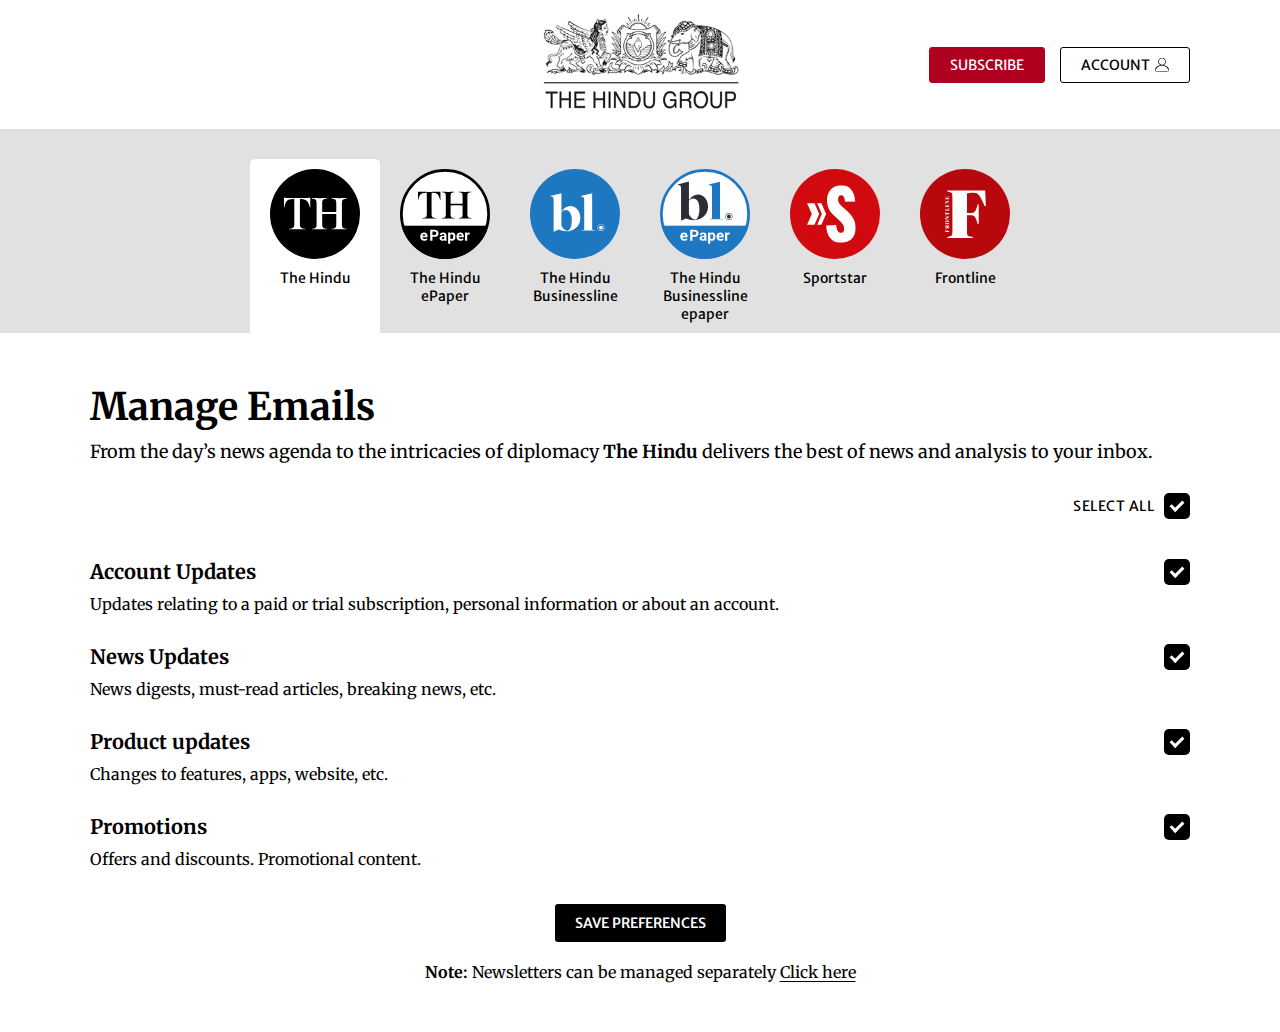
<file: manage-emails/index.html>
<!DOCTYPE html>
<html>
<head>
    <meta charset='utf-8'>
    <meta http-equiv='X-UA-Compatible' content='IE=edge'>
    <title>Manage Emails</title>
    <meta name='viewport' content='width=device-width, initial-scale=1'>


    
    <!-- <link href="https://cdn.jsdelivr.net/npm/bootstrap@5.0.2/dist/css/bootstrap.min.css" rel="stylesheet">
    <script src="https://cdn.jsdelivr.net/npm/bootstrap@5.0.2/dist/js/bootstrap.bundle.min.js"></script> -->
    <script src="https://ajax.googleapis.com/ajax/libs/jquery/3.1.1/jquery.min.js"></script>

    <link rel="stylesheet" href="https://fonts.googleapis.com/css2?family=Merriweather+Sans:ital,wght@0,300;0,400;0,500;0,600;0,700;0,800;1,300;1,400;1,500;1,600;1,700;1,800&family=Merriweather:ital,wght@0,300;0,400;0,700;0,900;1,300;1,400;1,700;1,900&display=swap">

    
    <link rel='stylesheet' type='text/css' media='screen' href="./assets/css/manage-mails.css">
    <!-- <script src='main.js'></script> -->

</head>
<body>
    <header class="header">
        <div class="container">
            <div class="logo-btns">
                <div class="logo">
                    <a href="#_"><img src="./assets/images/th-group-logo.png" alt="The Hindu Groups" title="The Hindu Groups"/></a>
                </div>
                <div class="btns">
                    <button class="btn subcribe-btn">Subscribe</button>
                    <button class="btn account-btn">Account</button>
                </div>
            </div>
        </div>
    </header>

    <section>
        <div class="nav-tabs-section">
            <div class="container">
                <div class="nav-tabs">
                    <button class="btn nav-btn active" data-target="tab1" onclick="changeTab(this)">
                        <img src="./assets/images/th-circle-logo.svg" />
                        <span>The Hindu</span>
                    </button>
                    <button class="btn nav-btn" data-target="tab2" onclick="changeTab(this)">
                        <img src="./assets/images/th-epaper-circle-logo.svg" />
                        <span>The Hindu ePaper</span>
                    </button>
                    <button class="btn nav-btn" data-target="tab3" onclick="changeTab(this)">
                        <img src="./assets/images/bl-circle-logo.svg" />
                        <span>The Hindu Businessline</span>
                    </button>
                    <button class="btn nav-btn" data-target="tab4" onclick="changeTab(this)">
                        <img src="./assets/images/bl-epaper-circle-logo.svg" />
                        <span>The Hindu Businessline epaper</span>
                    </button>
                    <button class="btn nav-btn" data-target="tab5" onclick="changeTab(this)">
                        <img src="./assets/images/ss-circle-logo.svg" />
                        <span>Sportstar</span>
                    </button>
                    <button class="btn nav-btn" data-target="tab6" onclick="changeTab(this)">
                        <img src="./assets/images/fl-circle-logo.svg" />
                        <span>Frontline</span>
                    </button>
                </div>
            </div>
        </div>
        <div class="container nav-content">
            <div class="content active" id="tab1">
                <h2>Manage Emails</h2>
                <p>From the day’s news agenda to the intricacies of diplomacy <strong>The Hindu</strong> delivers the best of news and analysis to your inbox.</p>
                <div class="manage-items">
                    <div class="item select-all-option">
                        <label>SELECT ALL</label>
                        <div class="checkbox-control">
                            <input class="checkbox selectAllOptions" type="checkbox" value="" checked/>
                            <span class="checkmark"></span>
                        </div>
                    </div>
                    <div class="item">
                        <div class="text">
                            <h4 class="title">Account Updates</h4>
                            <p>Updates relating to a paid or trial subscription, personal information or about an account.</p>
                        </div>
                        <div class="checkbox-control">
                            <input class="checkbox selectOption" type="checkbox" value="" checked/>
                            <span class="checkmark"></span>
                        </div>
                    </div>
                    <div class="item">
                        <div class="text">
                            <h4 class="title">News Updates</h4>
                            <p>News digests, must-read articles, breaking news, etc.</p>
                        </div>
                        <div class="checkbox-control">
                            <input class="checkbox selectOption" type="checkbox" value="" checked/>
                            <span class="checkmark"></span>
                        </div>
                    </div>
                    <div class="item">
                        <div class="text">
                            <h4 class="title">Product updates</h4>
                            <p>Changes to features, apps, website, etc.</p>
                        </div>
                        <div class="checkbox-control">
                            <input class="checkbox selectOption" type="checkbox" value="" checked/>
                            <span class="checkmark"></span>
                        </div>
                    </div>
                    <div class="item">
                        <div class="text">
                            <h4 class="title">Promotions</h4>
                            <p>Offers and discounts. Promotional content.</p>
                        </div>
                        <div class="checkbox-control">
                            <input class="checkbox selectOption" type="checkbox" value="" checked/>
                            <span class="checkmark"></span>
                        </div>
                    </div>
                </div>
                <button class="btn basic-btn">SAVE PREFERENCES</button>
                <p class="note"><strong>Note:</strong> Newsletters can be managed separately <a href="#_">Click here</a></p>
            </div>
            <div class="content" id="tab2">
                <h2>Manage Emails</h2>
                <p>From the day’s news agenda to the intricacies of diplomacy <strong>The Hindu</strong> delivers the best of news and analysis to your inbox.</p>
                <div class="manage-items">
                    <div class="item select-all-option">
                        <label>SELECT ALL</label>
                        <div class="checkbox-control">
                            <input class="checkbox selectAllOptions" type="checkbox" value="" checked/>
                            <span class="checkmark"></span>
                        </div>
                    </div>
                    <div class="item">
                        <div class="text">
                            <h4 class="title">Account Updates</h4>
                            <p>Updates relating to a paid or trial subscription, personal information or about an account.</p>
                        </div>
                        <div class="checkbox-control">
                            <input class="checkbox selectOption" type="checkbox" value="" checked/>
                            <span class="checkmark"></span>
                        </div>
                    </div>
                    <div class="item">
                        <div class="text">
                            <h4 class="title">News Updates</h4>
                            <p>News digests, must-read articles, breaking news, etc.</p>
                        </div>
                        <div class="checkbox-control">
                            <input class="checkbox selectOption" type="checkbox" value="" checked/>
                            <span class="checkmark"></span>
                        </div>
                    </div>
                    <div class="item">
                        <div class="text">
                            <h4 class="title">Product updates</h4>
                            <p>Changes to features, apps, website, etc.</p>
                        </div>
                        <div class="checkbox-control">
                            <input class="checkbox selectOption" type="checkbox" value="" checked/>
                            <span class="checkmark"></span>
                        </div>
                    </div>
                    <div class="item">
                        <div class="text">
                            <h4 class="title">Promotions</h4>
                            <p>Offers and discounts. Promotional content.</p>
                        </div>
                        <div class="checkbox-control">
                            <input class="checkbox selectOption" type="checkbox" value="" checked/>
                            <span class="checkmark"></span>
                        </div>
                    </div>
                </div>
                <button class="btn basic-btn">SAVE PREFERENCES</button>
                <p class="note"><strong>Note:</strong> Newsletters can be managed separately <a href="#_">Click here</a></p>
            </div>
            <div class="content" id="tab3">
                <h2>Manage Emails</h2>
                <p>From the day’s news agenda to the intricacies of diplomacy <strong>The Hindu</strong> delivers the best of news and analysis to your inbox.</p>
                <div class="manage-items">
                    <div class="item select-all-option">
                        <label>SELECT ALL</label>
                        <div class="checkbox-control">
                            <input class="checkbox selectAllOptions" type="checkbox" value="" checked/>
                            <span class="checkmark"></span>
                        </div>
                    </div>
                    <div class="item">
                        <div class="text">
                            <h4 class="title">Account Updates</h4>
                            <p>Updates relating to a paid or trial subscription, personal information or about an account.</p>
                        </div>
                        <div class="checkbox-control">
                            <input class="checkbox selectOption" type="checkbox" value="" checked/>
                            <span class="checkmark"></span>
                        </div>
                    </div>
                    <div class="item">
                        <div class="text">
                            <h4 class="title">News Updates</h4>
                            <p>News digests, must-read articles, breaking news, etc.</p>
                        </div>
                        <div class="checkbox-control">
                            <input class="checkbox selectOption" type="checkbox" value="" checked/>
                            <span class="checkmark"></span>
                        </div>
                    </div>
                    <div class="item">
                        <div class="text">
                            <h4 class="title">Product updates</h4>
                            <p>Changes to features, apps, website, etc.</p>
                        </div>
                        <div class="checkbox-control">
                            <input class="checkbox selectOption" type="checkbox" value="" checked/>
                            <span class="checkmark"></span>
                        </div>
                    </div>
                    <div class="item">
                        <div class="text">
                            <h4 class="title">Promotions</h4>
                            <p>Offers and discounts. Promotional content.</p>
                        </div>
                        <div class="checkbox-control">
                            <input class="checkbox selectOption" type="checkbox" value="" checked/>
                            <span class="checkmark"></span>
                        </div>
                    </div>
                </div>
                <button class="btn basic-btn">SAVE PREFERENCES</button>
                <p class="note"><strong>Note:</strong> Newsletters can be managed separately <a href="#_">Click here</a></p>
            </div>
            <div class="content" id="tab4">
                <h2>Manage Emails</h2>
                <p>From the day’s news agenda to the intricacies of diplomacy <strong>The Hindu</strong> delivers the best of news and analysis to your inbox.</p>
                <div class="manage-items">
                    <div class="item select-all-option">
                        <label>SELECT ALL</label>
                        <div class="checkbox-control">
                            <input class="checkbox selectAllOptions" type="checkbox" value="" checked/>
                            <span class="checkmark"></span>
                        </div>
                    </div>
                    <div class="item">
                        <div class="text">
                            <h4 class="title">Account Updates</h4>
                            <p>Updates relating to a paid or trial subscription, personal information or about an account.</p>
                        </div>
                        <div class="checkbox-control">
                            <input class="checkbox selectOption" type="checkbox" value="" checked/>
                            <span class="checkmark"></span>
                        </div>
                    </div>
                    <div class="item">
                        <div class="text">
                            <h4 class="title">News Updates</h4>
                            <p>News digests, must-read articles, breaking news, etc.</p>
                        </div>
                        <div class="checkbox-control">
                            <input class="checkbox selectOption" type="checkbox" value="" checked/>
                            <span class="checkmark"></span>
                        </div>
                    </div>
                    <div class="item">
                        <div class="text">
                            <h4 class="title">Product updates</h4>
                            <p>Changes to features, apps, website, etc.</p>
                        </div>
                        <div class="checkbox-control">
                            <input class="checkbox selectOption" type="checkbox" value="" checked/>
                            <span class="checkmark"></span>
                        </div>
                    </div>
                    <div class="item">
                        <div class="text">
                            <h4 class="title">Promotions</h4>
                            <p>Offers and discounts. Promotional content.</p>
                        </div>
                        <div class="checkbox-control">
                            <input class="checkbox selectOption" type="checkbox" value="" checked/>
                            <span class="checkmark"></span>
                        </div>
                    </div>
                </div>
                <button class="btn basic-btn">SAVE PREFERENCES</button>
                <p class="note"><strong>Note:</strong> Newsletters can be managed separately <a href="#_">Click here</a></p>
            </div>
            <div class="content" id="tab5">
                <h2>Manage Emails</h2>
                <p>From the day’s news agenda to the intricacies of diplomacy <strong>The Hindu</strong> delivers the best of news and analysis to your inbox.</p>
                <div class="manage-items">
                    <div class="item select-all-option">
                        <label>SELECT ALL</label>
                        <div class="checkbox-control">
                            <input class="checkbox selectAllOptions" type="checkbox" value="" checked/>
                            <span class="checkmark"></span>
                        </div>
                    </div>
                    <div class="item">
                        <div class="text">
                            <h4 class="title">Account Updates</h4>
                            <p>Updates relating to a paid or trial subscription, personal information or about an account.</p>
                        </div>
                        <div class="checkbox-control">
                            <input class="checkbox selectOption" type="checkbox" value="" checked/>
                            <span class="checkmark"></span>
                        </div>
                    </div>
                    <div class="item">
                        <div class="text">
                            <h4 class="title">News Updates</h4>
                            <p>News digests, must-read articles, breaking news, etc.</p>
                        </div>
                        <div class="checkbox-control">
                            <input class="checkbox selectOption" type="checkbox" value="" checked/>
                            <span class="checkmark"></span>
                        </div>
                    </div>
                    <div class="item">
                        <div class="text">
                            <h4 class="title">Product updates</h4>
                            <p>Changes to features, apps, website, etc.</p>
                        </div>
                        <div class="checkbox-control">
                            <input class="checkbox selectOption" type="checkbox" value="" checked/>
                            <span class="checkmark"></span>
                        </div>
                    </div>
                    <div class="item">
                        <div class="text">
                            <h4 class="title">Promotions</h4>
                            <p>Offers and discounts. Promotional content.</p>
                        </div>
                        <div class="checkbox-control">
                            <input class="checkbox selectOption" type="checkbox" value="" checked/>
                            <span class="checkmark"></span>
                        </div>
                    </div>
                </div>
                <button class="btn basic-btn">SAVE PREFERENCES</button>
                <p class="note"><strong>Note:</strong> Newsletters can be managed separately <a href="#_">Click here</a></p>
            </div>
            <div class="content" id="tab6"><h2>Manage Emails</h2>
                <p>From the day’s news agenda to the intricacies of diplomacy <strong>The Hindu</strong> delivers the best of news and analysis to your inbox.</p>
                <div class="manage-items">
                    <div class="item select-all-option">
                        <label>SELECT ALL</label>
                        <div class="checkbox-control">
                            <input class="checkbox selectAllOptions" type="checkbox" value="" checked/>
                            <span class="checkmark"></span>
                        </div>
                    </div>
                    <div class="item">
                        <div class="text">
                            <h4 class="title">Account Updates</h4>
                            <p>Updates relating to a paid or trial subscription, personal information or about an account.</p>
                        </div>
                        <div class="checkbox-control">
                            <input class="checkbox selectOption" type="checkbox" value="" checked/>
                            <span class="checkmark"></span>
                        </div>
                    </div>
                    <div class="item">
                        <div class="text">
                            <h4 class="title">News Updates</h4>
                            <p>News digests, must-read articles, breaking news, etc.</p>
                        </div>
                        <div class="checkbox-control">
                            <input class="checkbox selectOption" type="checkbox" value="" checked/>
                            <span class="checkmark"></span>
                        </div>
                    </div>
                    <div class="item">
                        <div class="text">
                            <h4 class="title">Product updates</h4>
                            <p>Changes to features, apps, website, etc.</p>
                        </div>
                        <div class="checkbox-control">
                            <input class="checkbox selectOption" type="checkbox" value="" checked/>
                            <span class="checkmark"></span>
                        </div>
                    </div>
                    <div class="item">
                        <div class="text">
                            <h4 class="title">Promotions</h4>
                            <p>Offers and discounts. Promotional content.</p>
                        </div>
                        <div class="checkbox-control">
                            <input class="checkbox selectOption" type="checkbox" value="" checked/>
                            <span class="checkmark"></span>
                        </div>
                    </div>
                </div>
                <button class="btn basic-btn">SAVE PREFERENCES</button>
                <p class="note"><strong>Note:</strong> Newsletters can be managed separately <a href="#_">Click here</a></p>
            </div>
        </div>
    </section>


    <script>
        var navBtns = document.querySelectorAll(".nav-tabs .nav-btn")
        function changeTab(e){
            console.log(e.getAttribute("data-target"));
            for (i = 0; i < navBtns.length; i++){
                document.querySelectorAll(".nav-tabs .nav-btn")[i].classList.remove('active');
            }
            e.classList.add("active")
            document.querySelector(".content.active").classList.remove("active")
            document.querySelector("#"+e.getAttribute("data-target")).classList.add("active")
        }

        $('.selectAllOptions').change(function () {
            if($(this).prop('checked') == true){
                $(this).parents(".manage-items").find('.selectOption').prop('checked', true);
            }
            else{
                $(this).parents(".manage-items").find('.selectOption').prop('checked', false);
            }
        });

        $('.selectOption').change(function () {
            if($(this).parents(".manage-items").find('.selectOption:checked').length == 4)
            {
                $(this).parents(".manage-items").find('.selectAllOptions').prop('checked', true);
            }
            else{
                $(this).parents(".manage-items").find('.selectAllOptions').prop('checked', false);
            }
        });

        // $('#myCheckbox').prop('checked', true); 
        // $('#myCheckbox').prop('checked', false);
    </script>
</body>
</html>
</file>
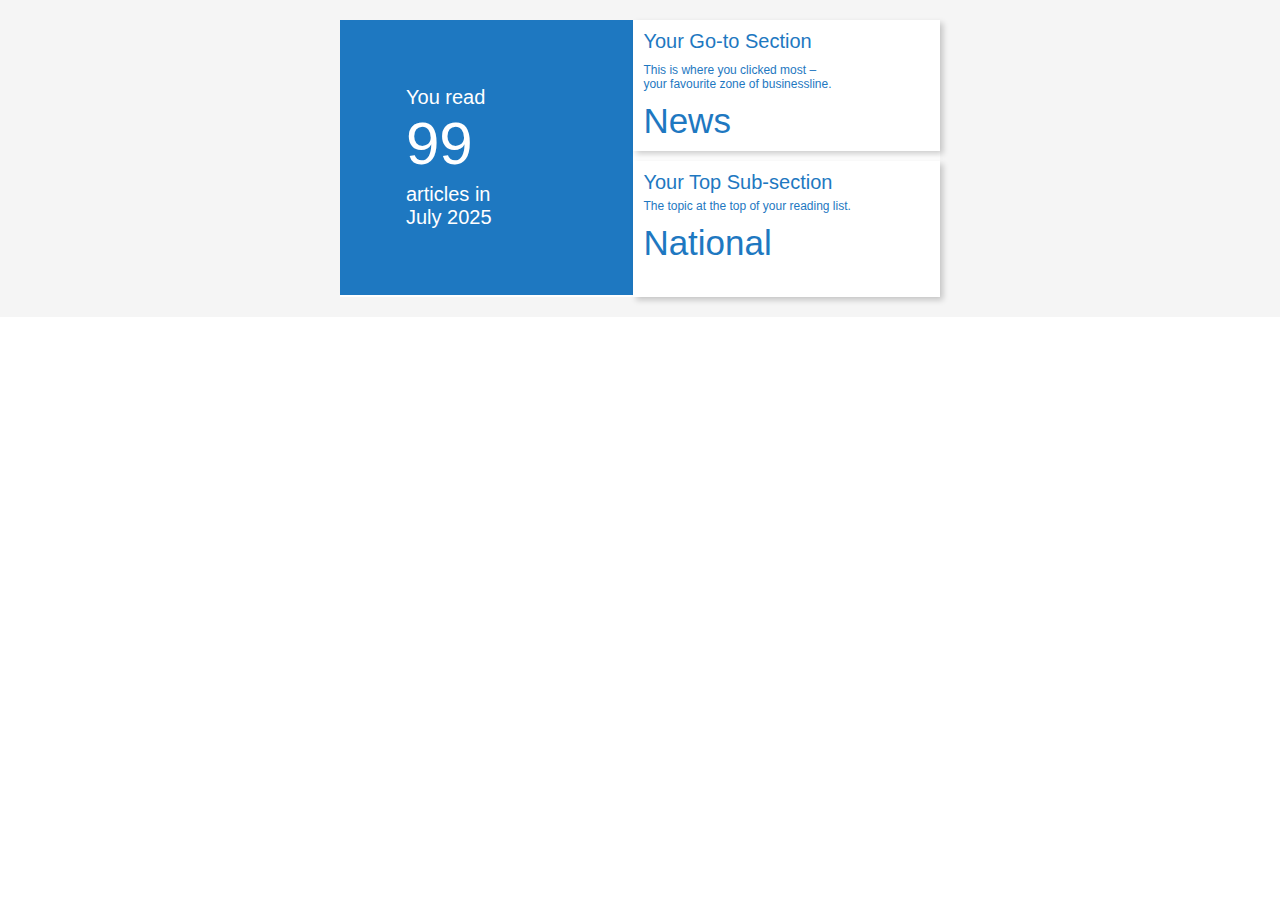
<file: digest-newsletter/html-emailer.html>
<!DOCTYPE html>
<html>
  <head>
  </head>
  <body style="margin:0; padding:0; font-family: Verdana, sans-serif, Arial,'Helvetica Neue',Helvetica">
    <table width="100%" cellpadding="0" cellspacing="0" border="0" style="background-color:#f5f5f5; padding: 20px;">
      <tr>
        <td align="center">
          <table width="600" cellpadding="0" cellspacing="0" border="0" class="container" style="background-color:#ffffff;">
            <tr>
              <!-- Left Blue Section -->
              <td bgcolor="#1e78c1"  valign="top" class="stack" style="color: #ffffff; padding: 66px; text-align: left; display: flex; flex-direction: column;">
                <p style="font-size: 20px; margin: 0;">You read</p>
                <h1 style="font-size: 60px;font-weight: 400; margin: 0;">99</h1>
                <p style="font-size: 20px; margin: 5px 0 0;">articles in</p>
                <p style="font-size: 20px; margin: 0;">July 2025</p>
              </td>

              <!-- Right White Section -->
             <td bgcolor="#ffffff" valign="top" class="stack" style="color: #333333;">
              <!-- Go-to Section -->
              <div style="margin-bottom: 10px; box-shadow: 3px 3px 6px rgba(0, 0, 0, 0.2); padding: 10px;">
                <p style="margin: 0; font-size: 20px; color: #1e78c1;">Your Go-to Section</p>
                <p style="margin: 10px 0 10px; font-size: 12px; color: #1e78c1;">
                  This is where you clicked most –<br> your favourite zone of businessline.
                </p>
                <p style="font-size: 35px; font-weight: 500; color: #1e78c1; margin: 0;">News</p>
              </div>

              <!-- Top Sub-section -->
              <div style="box-shadow: 3px 3px 6px rgba(0, 0, 0, 0.2); padding: 10px; height: 116px;">
                <p style="margin: 0; font-size: 20px; color: #1e78c1;">Your Top Sub-section</p>
                <p style="margin: 5px 0 10px; font-size: 12px; color: #1e78c1;">
                  The topic at the top of your reading list.
                </p>
                <p style="font-size: 35px; font-weight: 500; color: #1e78c1; margin: 0;">National</p>
              </div>
            </td>

            </tr> 
          </table>
        </td>
      </tr>
    </table>
  </body>
</html>
</file>
<file: manage-emails/assets/css/manage-mails.css>
@charset "UTF-8";
@import url("https://fonts.googleapis.com/css2?family=Merriweather+Sans:ital,wght@0,300;0,400;0,500;0,600;0,700;0,800;1,300;1,400;1,500;1,600;1,700;1,800&family=Merriweather:ital,wght@0,300;0,400;0,700;0,900;1,300;1,400;1,700;1,900&display=swap");
* {
  font-family: "Merriweather", serif;
  font-weight: normal;
  font-display: optional;
}

body {
  margin: 0 0;
  padding: 0;
  box-sizing: border-box;
  scroll-behavior: smooth;
  overflow: auto;
}

.black-text {
  color: #000000 !important;
}

.base-text {
  color: #B00020 !important;
}

.container {
  max-width: 1300px;
}

@media screen and (max-width: 1450px) {
  .container {
    max-width: 1100px !important;
  }
}
a, button {
  cursor: pointer;
  text-decoration: none;
  color: inherit;
}
a:hover, button:hover {
  text-decoration: underline;
  color: inherit;
}
a:hover .ad::after, button:hover .ad::after {
  text-decoration: none;
}

.btn {
  width: max-content;
  display: flex;
  align-items: center;
  font-family: "Merriweather Sans", sans-serif;
}
.btn:focus, .btn:hover {
  box-shadow: none;
  outline: none;
}

.basic-btn {
  height: 38px;
  border-radius: 3px;
  border: none;
  font-family: "Merriweather Sans", sans-serif;
  font-weight: 500;
  font-size: 14px;
  background: #000000;
  color: #ffffff;
  padding: 0 10px 0 20px;
  margin: 10px 0;
  position: relative;
  transition: all 0.3s;
  display: flex;
  align-items: center;
}
.basic-btn.sub-btn {
  height: 32px;
}
.basic-btn:focus, .basic-btn:hover {
  box-shadow: none;
  outline: none;
}
.basic-btn:after {
  content: "→";
  font-family: "Merriweather Sans", sans-serif;
  line-height: 6px;
  height: 8px;
  position: relative;
  opacity: 0;
  top: 0px;
  right: 20%;
  transition: 0.3s;
}
.basic-btn:hover {
  padding-right: 20px;
  padding-left: 10px;
  color: #ffffff;
  text-decoration: none;
}
.basic-btn:hover::after {
  opacity: 1;
  right: -8px;
}
.basic-btn.red-btn {
  background: #B00020;
}

@media screen and (max-width: 570px) {
  .basic-btn {
    height: 34px;
    font-size: 12px;
  }
}
@media not all and (min-resolution: 0.001dpcm) {
  @supports (-webkit-appearance: none) {
    .basic-btn {
      height: 38px;
      border-radius: 3px;
      font-family: "Merriweather Sans", sans-serif;
      font-weight: 500;
      font-size: 14px;
      color: #ffffff;
      padding: 0 10px 0 20px;
      background: #000000;
      margin: 10px 0;
      position: relative;
      transition: all 0.3s;
    }
    .basic-btn span {
      font-family: inherit;
    }
    .basic-btn:focus {
      box-shadow: none;
      outline: none;
    }
    .basic-btn:after {
      content: "→";
      position: relative;
      opacity: 0;
      top: 3px;
      right: 20%;
      transition: 0.3s;
    }
    .basic-btn:hover {
      padding-right: 20px;
      padding-left: 10px;
      color: #ffffff;
      text-decoration: none;
      outline: none;
    }
    .basic-btn:hover::after {
      opacity: 1;
      top: 3px;
      right: -8px;
    }
  }
}
.container {
  max-width: 1300px;
  padding: 0 18px;
  margin: 0 auto;
}

.header {
  width: 100%;
  background: #ffffff;
  box-shadow: rgba(0, 0, 0, 0.16) 0px 5px 6px;
  padding: 10px 0;
}
.header .logo-btns {
  display: flex;
  align-items: center;
  justify-content: space-between;
}
.header .logo-btns .logo {
  width: calc(100% - 1px);
  display: flex;
  justify-content: center;
}
.header .logo-btns .btns {
  width: 1px;
  display: flex;
  align-items: center;
  justify-content: right;
}
.header .logo-btns .btns > * {
  margin-right: 15px;
}
.header .logo-btns .btns > *:last-child {
  margin-right: 0;
}

.subcribe-btn, .account-btn {
  height: 36px;
  padding: 0 20px;
  font-size: 14px;
  text-transform: uppercase;
  line-height: normal;
  font-weight: normal;
  transition: all 0.3s;
  border-radius: 3px;
}

.subcribe-btn {
  background: #B00020;
  color: #ffffff;
  border: 1px solid #B00020;
}
.subcribe-btn:hover {
  text-decoration: none;
  color: #ffffff;
  border: 1px solid #000000;
  background: #000000;
}

.account-btn {
  background: #ffffff;
  color: #000000;
  border: 1px solid #000000;
}
.account-btn::after {
  content: "";
  width: 14px;
  height: 14px;
  margin-left: 5px;
  display: block;
  background: url(../images/account-btn-icon-black.svg) no-repeat center;
  background-size: auto;
}
.account-btn:hover {
  text-decoration: none;
  color: #B00020;
  border: 1px solid #B00020;
}
.account-btn:hover::after {
  background: url(../images/account-btn-icon-red.svg) no-repeat center;
  background-size: auto;
}

.nav-tabs-section {
  display: block;
  margin: 0 0;
  background: #e1e1e1;
}
.nav-tabs-section .nav-tabs {
  display: flex;
  width: max-content;
  max-width: 100%;
  justify-content: center;
  margin: 0 auto;
  padding: 30px 0 0;
}
.nav-tabs-section .nav-tabs .nav-btn {
  display: flex;
  flex-direction: column;
  flex-grow: 1;
  padding: 10px;
  min-height: 100%;
  width: 130px;
  border: none;
  border-radius: 5px 5px 0 0;
  background: none;
  box-shadow: none;
}
.nav-tabs-section .nav-tabs .nav-btn.active {
  background: #ffffff;
}
.nav-tabs-section .nav-tabs .nav-btn img {
  width: 90px;
  height: 90px;
}
.nav-tabs-section .nav-tabs .nav-btn span {
  font-family: "Merriweather Sans", sans-serif;
  font-size: 14px;
  text-align: center;
  margin-top: 10px;
}
.nav-tabs-section .nav-tabs .nav-btn:hover {
  text-decoration: none;
}

.nav-content {
  margin: 50px auto;
}
.nav-content .content {
  display: none;
  opacity: 0;
  animation: fadeOut 0.3s ease-in-out;
}
.nav-content .content.active {
  display: block;
  opacity: 1;
  animation: fadeIn 0.7s ease-in-out;
}
@keyframes fadeIn {
  0% {
    display: none;
    opacity: 0;
  }
  1% {
    display: block;
  }
  100% {
    opacity: 1;
  }
}
@keyframes fadeOut {
  0% {
    display: block;
    opacity: 1;
  }
  99% {
    display: block;
    opacity: 0;
  }
  100% {
    display: none;
  }
}

.content h2 {
  font-family: "Merriweather", serif;
  font-size: 38px;
  font-weight: bold;
  line-height: normal;
  margin: 0 0 10px;
}
.content h2 + p {
  font-size: 18px;
  margin: 0 0 0;
}
.content p {
  font-family: "Merriweather", serif;
  font-size: 16px;
  line-height: normal;
}
.content p b, .content p strong {
  font-weight: bold;
  font-family: inherit;
  font-size: inherit;
}
.content p span {
  font-family: inherit;
  font-size: inherit;
}
.content p a {
  font-family: inherit;
  font-size: inherit;
  color: #000000;
  text-decoration: underline;
  text-underline-offset: 3px;
  transition: all 0.3s;
}
.content p a:hover {
  text-decoration: none;
}
.content p.note {
  text-align: center;
}
.content .basic-btn {
  margin: 20px auto;
}

.manage-items {
  display: block;
  margin: 20px 0;
}
.manage-items .item {
  display: flex;
  align-items: flex-start;
  justify-content: space-between;
  padding: 15px 0;
}
.manage-items .item.select-all-option {
  justify-content: right;
  align-items: center;
  padding: 10px 0 25px;
}
.manage-items .item.select-all-option label {
  font-family: "Merriweather Sans", sans-serif;
  font-size: 14px;
  letter-spacing: 0.5px;
  line-height: normal;
  margin-right: 10px;
}
.manage-items .item .text {
  width: calc(100% - 50px);
}
.manage-items .item .text .title {
  font-family: "Merriweather", serif;
  font-weight: bold;
  font-size: 20px;
  margin: 0 0 10px;
}
.manage-items .item .text p {
  margin: 10px 0 0;
}

.checkbox-control {
  display: block;
  position: relative;
  padding: 13px;
  cursor: pointer;
  -webkit-user-select: none;
  -moz-user-select: none;
  -ms-user-select: none;
  user-select: none;
}
.checkbox-control input {
  position: absolute;
  opacity: 0;
  cursor: pointer;
  height: 100%;
  width: 100%;
  margin: 0 0;
  z-index: 1;
  top: 0;
  left: 0;
}
.checkbox-control input:checked ~ .checkmark {
  background-color: #000000;
}
.checkbox-control input:checked ~ .checkmark:after {
  display: block;
}
.checkbox-control:hover input ~ .checkmark {
  background-color: #ccc;
}
.checkbox-control:hover input:checked ~ .checkmark {
  background-color: #000;
}
.checkbox-control .checkmark {
  position: absolute;
  top: 0;
  left: 0;
  height: 100%;
  width: 100%;
  border-radius: 5px;
  background-color: #eee;
  z-index: 0;
  transition: all 0.3s;
}
.checkbox-control .checkmark:after {
  content: "";
  position: absolute;
  display: none;
}
.checkbox-control .checkmark:after {
  left: 9px;
  top: 5px;
  width: 5px;
  height: 10px;
  border: solid white;
  border-width: 0 3px 3px 0;
  -webkit-transform: rotate(45deg);
  -ms-transform: rotate(45deg);
  transform: rotate(45deg);
}

@media screen and (max-width: 570px) {
  .container {
    max-width: 100%;
    padding: 0 18px;
  }

  .header .logo-btns {
    display: flex;
    align-items: center;
    justify-content: space-between;
  }
  .header .logo-btns .logo {
    width: auto;
    display: flex;
    justify-content: left;
  }
  .header .logo-btns .logo img {
    width: 80px;
    height: auto;
  }
  .header .logo-btns .btns {
    width: auto;
  }
  .header .logo-btns .btns > * {
    margin-right: 10px;
  }
  .header .logo-btns .btns > *:last-child {
    margin-right: 0;
  }

  .subcribe-btn, .account-btn {
    height: 24px;
    padding: 0 15px;
    font-size: 11px;
  }

  .account-btn::after {
    width: 10px;
    height: 10px;
    margin-left: 3px;
    background-size: 100% auto;
  }

  .nav-tabs-section {
    display: block;
    margin: 0 0;
    background: #e1e1e1;
  }
  .nav-tabs-section .nav-tabs {
    overflow: scroll;
    width: 100%;
    display: flex;
    justify-content: left;
    white-space: nowrap;
    scroll-behavior: smooth;
    padding-top: 15px;
  }
  .nav-tabs-section .nav-tabs .nav-btn {
    display: flex;
    flex-direction: row;
    width: auto;
    padding: 5px 8px;
  }
  .nav-tabs-section .nav-tabs .nav-btn img {
    width: 35px;
    height: 35px;
    display: inline-block;
    vertical-align: middle;
  }
  .nav-tabs-section .nav-tabs .nav-btn span {
    font-size: 10px;
    margin: 0 0 0 5px;
    display: inline-block;
    vertical-align: middle;
    text-align: left;
    width: max-content;
    max-width: 56px;
    white-space: normal;
    text-decoration: none;
  }

  .nav-content {
    margin: 20px auto;
  }

  .content h2 {
    font-size: 28px;
    margin: 0 0 5px;
  }
  .content h2 + p {
    font-size: 14px;
  }
  .content p {
    font-size: 14px;
  }
  .content .basic-btn {
    margin: 15px auto;
  }

  .manage-items {
    display: block;
    margin: 20px 0;
  }
  .manage-items .item {
    padding: 10px 0;
  }
  .manage-items .item.select-all-option {
    padding: 0px 0 15px;
  }
  .manage-items .item.select-all-option label {
    font-size: 12px;
    margin-right: 10px;
  }
  .manage-items .item .text {
    width: calc(100% - 30px);
  }
  .manage-items .item .text .title {
    font-family: "Merriweather", serif;
    font-weight: bold;
    font-size: 18px;
    margin: 0 0 5px;
  }
  .manage-items .item .text p {
    margin: 5px 0 0;
  }

  .checkbox-control {
    padding: 10px;
  }
  .checkbox-control input {
    margin: 0 0;
  }
  .checkbox-control .checkmark {
    border-radius: 3px;
  }
  .checkbox-control .checkmark:after {
    left: 8px;
    top: 3px;
    width: 4px;
    height: 10px;
    border-width: 0 2px 2px 0;
  }
}
@media screen and (max-width: 1000px) and (min-width: 571px) {
  .header .logo-btns {
    display: flex;
    align-items: center;
    justify-content: space-between;
  }
  .header .logo-btns .logo {
    width: auto;
    display: flex;
    justify-content: left;
  }
  .header .logo-btns .logo img {
    width: 120px;
    height: auto;
  }
  .header .logo-btns .btns {
    width: auto;
  }
  .header .logo-btns .btns > * {
    margin-right: 15px;
  }
  .header .logo-btns .btns > *:last-child {
    margin-right: 0;
  }

  .nav-tabs-section {
    display: block;
    margin: 0 0;
    background: #e1e1e1;
  }
  .nav-tabs-section .nav-tabs {
    overflow: scroll;
    width: 100%;
    display: flex;
    justify-content: left;
    white-space: nowrap;
    scroll-behavior: smooth;
    padding-top: 25px;
  }
  .nav-tabs-section .nav-tabs .nav-btn {
    display: flex;
    flex-direction: row;
    width: auto;
    padding: 10px 15px;
  }
  .nav-tabs-section .nav-tabs .nav-btn img {
    width: 50px;
    height: 50px;
  }
  .nav-tabs-section .nav-tabs .nav-btn span {
    font-size: 14px;
    margin: 0 0 0 10px;
    text-align: left;
    width: max-content;
    max-width: 100px;
    white-space: normal;
    text-decoration: none;
  }
}

/*# sourceMappingURL=manage-mails.css.map */
</file>
